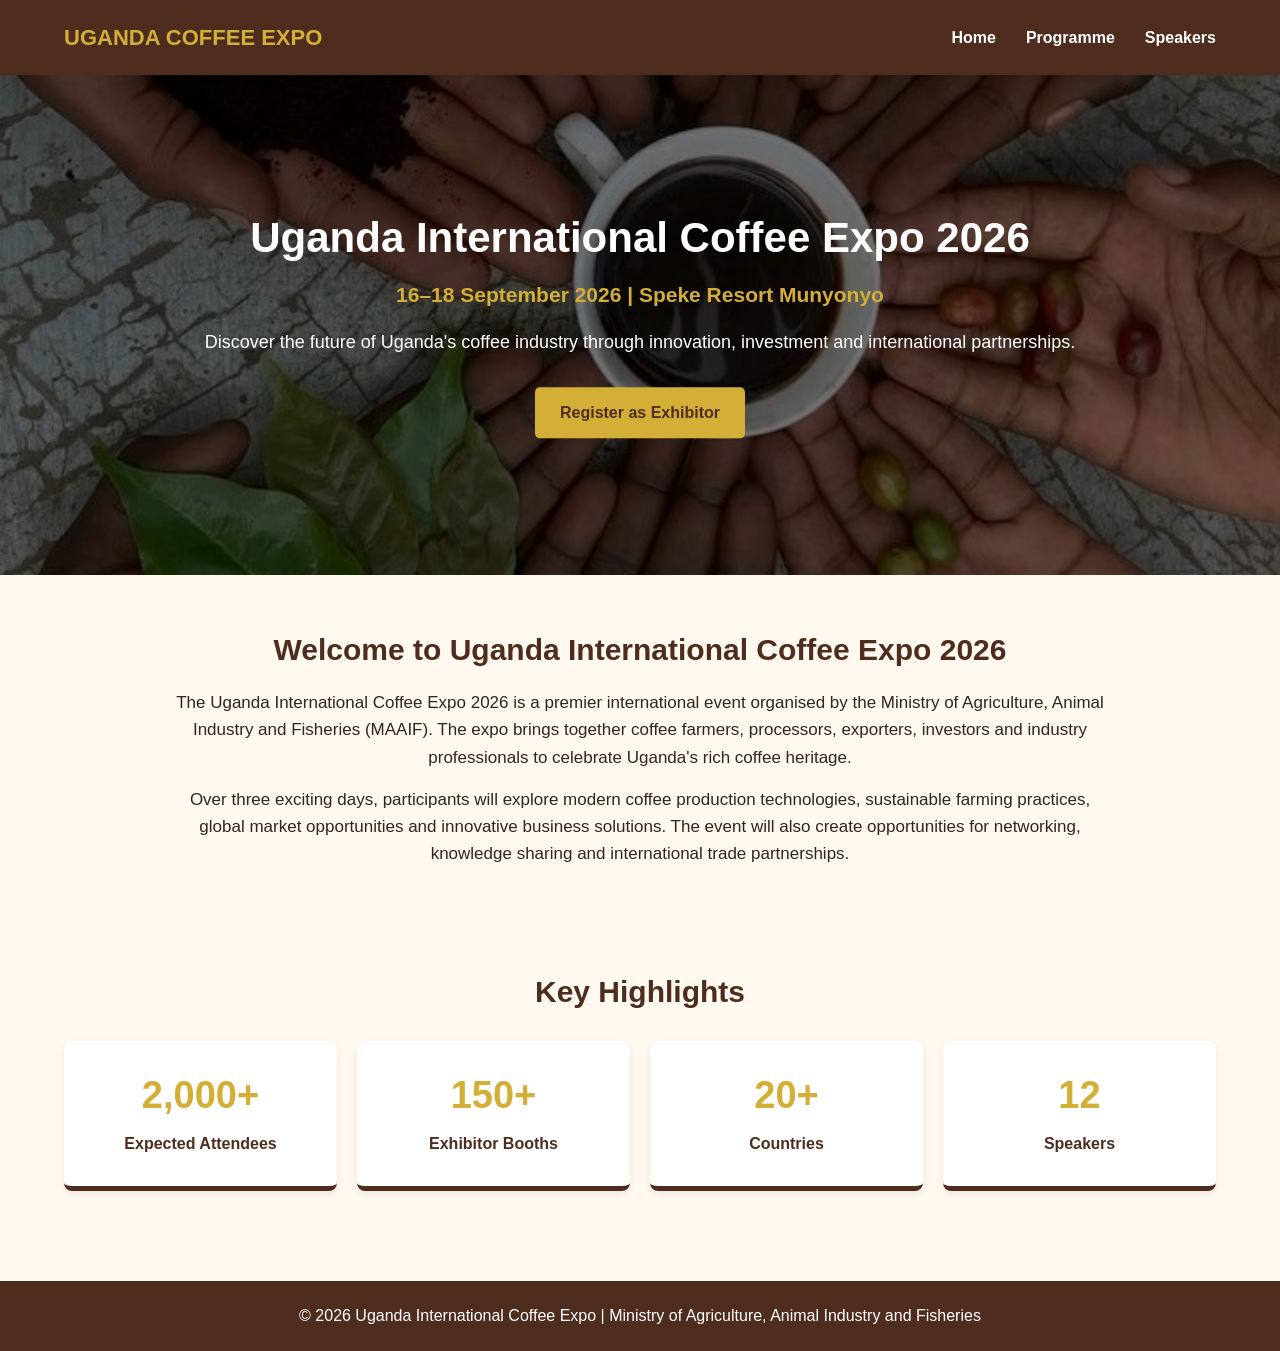
<file: index.html>
<!DOCTYPE html>
<html lang="en">
<head>
    <meta charset="UTF-8">
    <meta name="viewport" content="width=device-width, initial-scale=1.0">
    <title>Uganda International Coffee Expo 2026</title>
    <link rel="stylesheet" href="expo.css">
</head>

<body>
    <header class="main-header">
        <nav class="navbar">
            <div class="logo">UGANDA COFFEE EXPO</div>

            <ul>
                <li><a href="index.html">Home</a></li>
                <li><a href="programme.html">Programme</a></li>
                <li><a href="speakers.html">Speakers</a></li>
            </ul>
        </nav>

        <div class="hero">
            <img src="./images/expo-banner.jpg" alt="Uganda coffee plantation and coffee beans">

            <div class="hero-content">
                <h1>Uganda International Coffee Expo 2026</h1>

                <h2>16–18 September 2026 | Speke Resort Munyonyo</h2>

                <p>
                    Discover the future of Uganda's coffee industry through
                    innovation, investment and international partnerships.
                </p>

                <a href="exhibitors.html" class="register-btn">
                    Register as Exhibitor
                </a>
            </div>
        </div>
    </header>

    <main>
        <section class="overview">
            <h2>Welcome to Uganda International Coffee Expo 2026</h2>

            <p>
                The Uganda International Coffee Expo 2026 is a premier
                international event organised by the Ministry of Agriculture,
                Animal Industry and Fisheries (MAAIF). The expo brings together
                coffee farmers, processors, exporters, investors and industry
                professionals to celebrate Uganda's rich coffee heritage.
            </p>

            <p>
                Over three exciting days, participants will explore modern
                coffee production technologies, sustainable farming practices,
                global market opportunities and innovative business solutions.
                The event will also create opportunities for networking,
                knowledge sharing and international trade partnerships.
            </p>
        </section>

        <section class="highlights">
            <h2>Key Highlights</h2>

            <div class="highlight-container">

                <div class="highlight-card">
                    <h3>2,000+</h3>
                    <p>Expected Attendees</p>
                </div>

                <div class="highlight-card">
                    <h3>150+</h3>
                    <p>Exhibitor Booths</p>
                </div>

                <div class="highlight-card">
                    <h3>20+</h3>
                    <p>Countries</p>
                </div>

                <div class="highlight-card">
                    <h3>12</h3>
                    <p>Speakers</p>
                </div>

            </div>
        </section>

    </main>

    <footer>
        <p>
            &copy; 2026 Uganda International Coffee Expo |
            Ministry of Agriculture, Animal Industry and Fisheries
        </p>
    </footer>

</body>
</html>
</file>
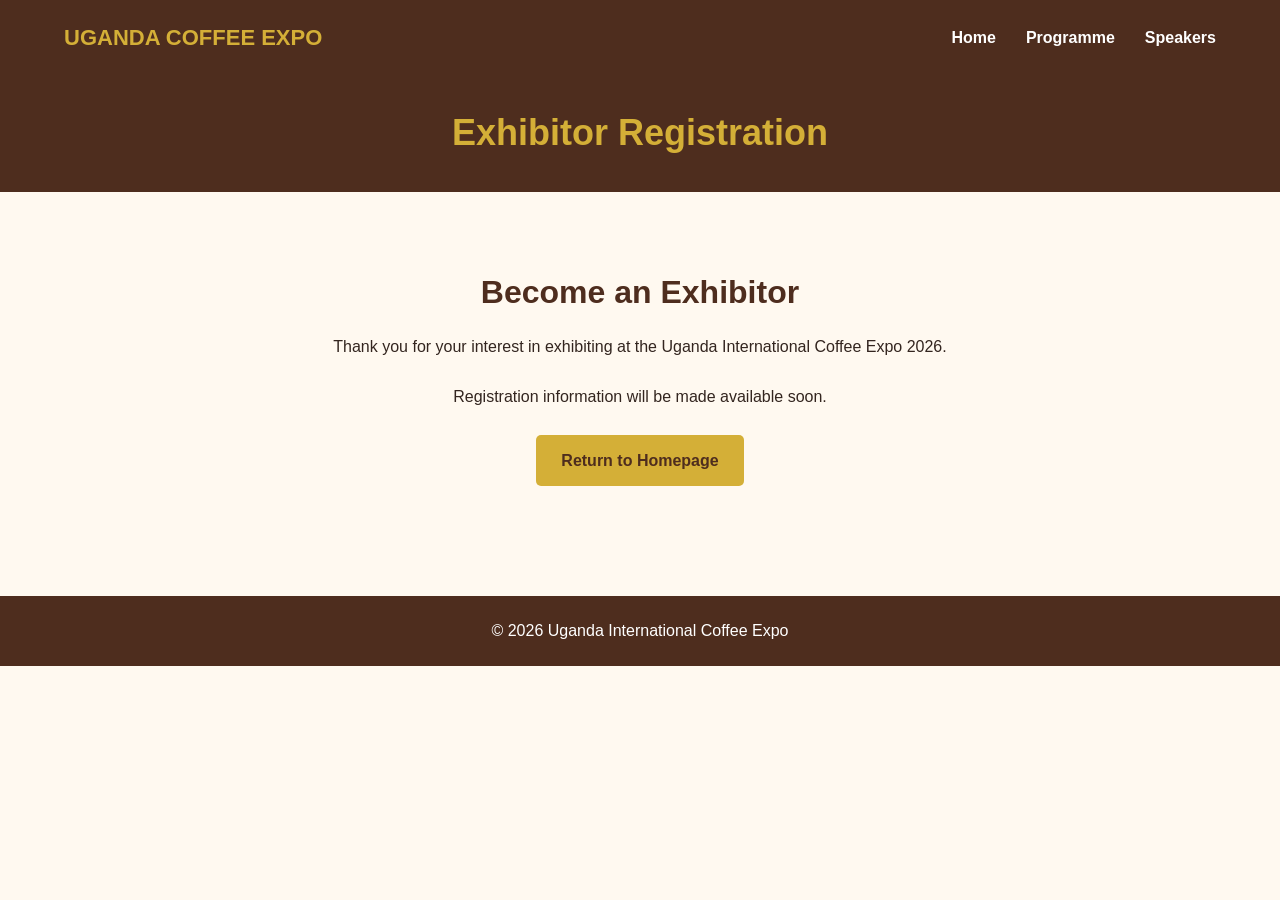
<file: exhibitors.html>
<!DOCTYPE html>
<html lang="en">
<head>
    <meta charset="UTF-8">
    <meta name="viewport" content="width=device-width, initial-scale=1.0">
    <title>Exhibitor Registration</title>
    <link rel="stylesheet" href="expo.css">
</head>

<body>

    <header class="page-header">

        <nav class="navbar">
            <div class="logo">UGANDA COFFEE EXPO</div>

            <ul>
                <li><a href="index.html">Home</a></li>
                <li><a href="programme.html">Programme</a></li>
                <li><a href="speakers.html">Speakers</a></li>
            </ul>
        </nav>

        <h1>Exhibitor Registration</h1>

    </header>

    <main class="exhibitor-content">

        <h1>Become an Exhibitor</h1>

        <p>
            Thank you for your interest in exhibiting at the
            Uganda International Coffee Expo 2026.
        </p>

        <p>
            Registration information will be made available soon.
        </p>

        <a href="index.html" class="register-btn">
            Return to Homepage
        </a>

    </main>

    <footer>
        <p>&copy; 2026 Uganda International Coffee Expo</p>
    </footer>

</body>
</html>
</file>
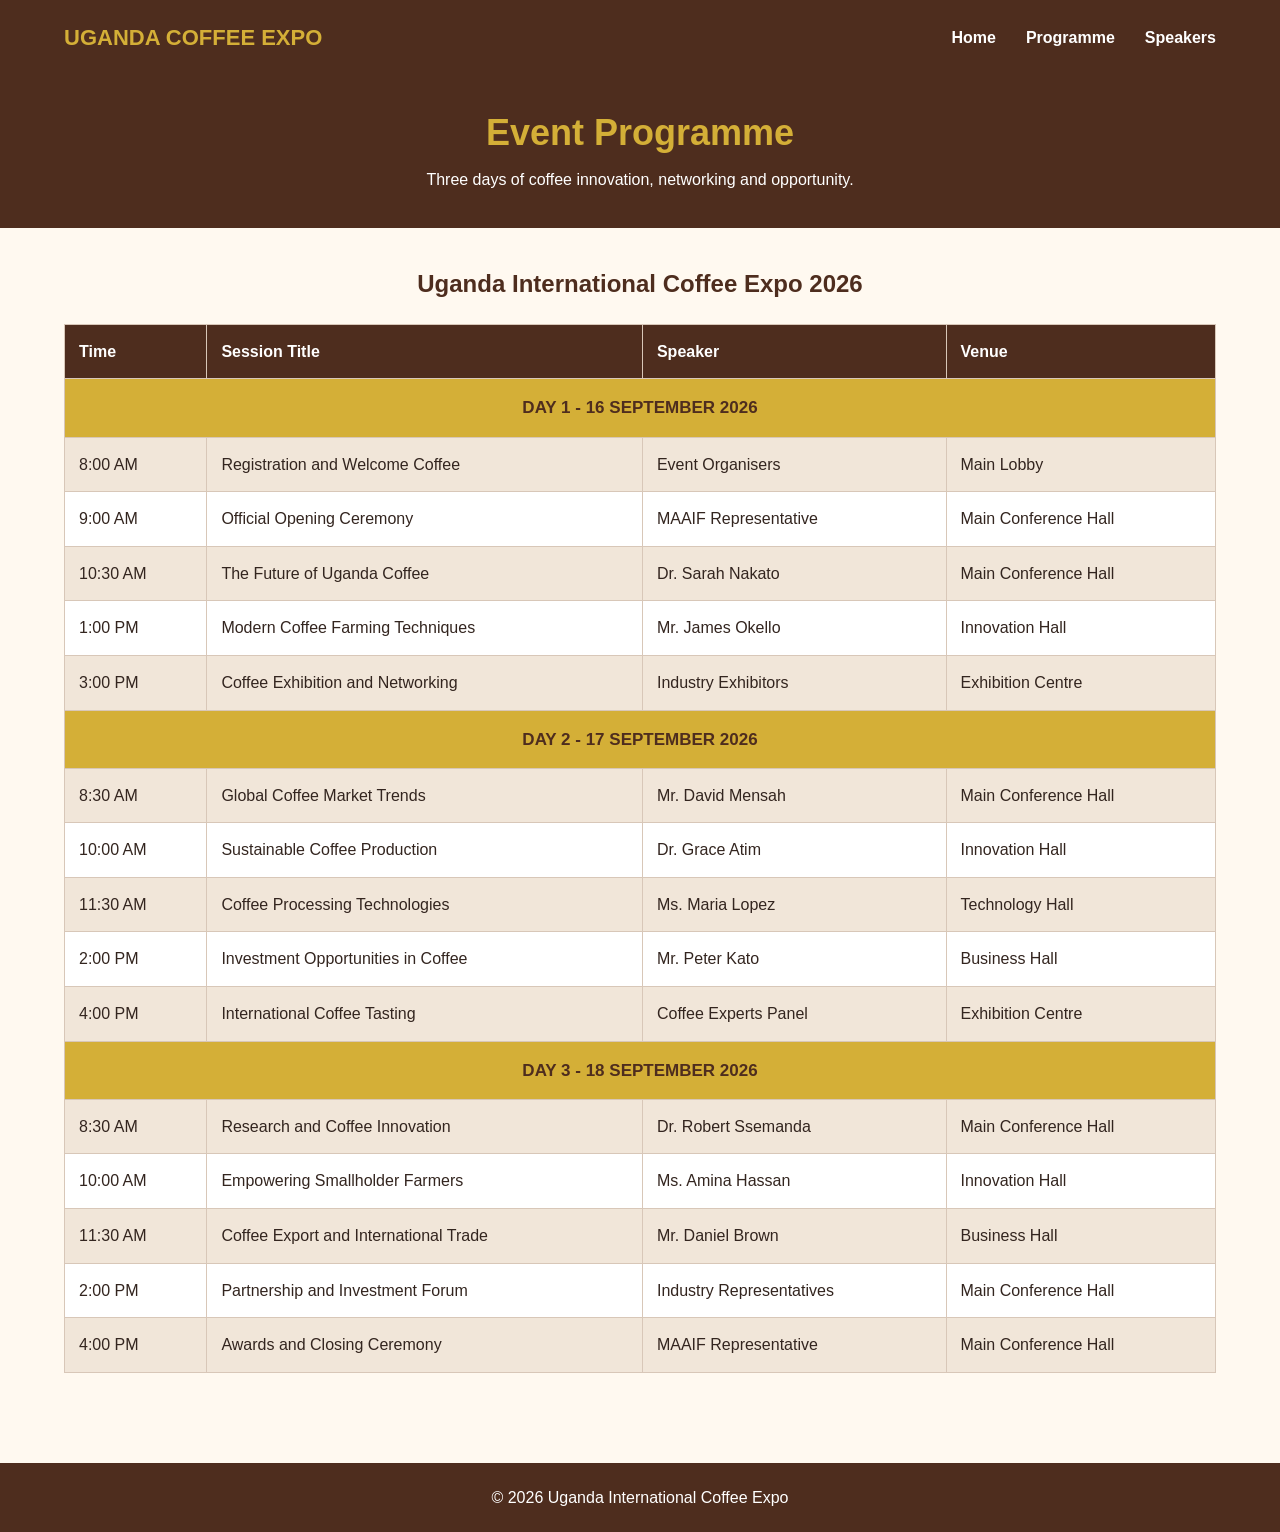
<file: programme.html>
<!DOCTYPE html>
<html lang="en">
<head>
    <meta charset="UTF-8">
    <meta name="viewport" content="width=device-width, initial-scale=1.0">
    <title>Expo Programme - Uganda Coffee Expo 2026</title>
    <link rel="stylesheet" href="expo.css">
</head>

<body>

    <header class="page-header">

        <nav class="navbar">
            <div class="logo">UGANDA COFFEE EXPO</div>

            <ul>
                <li><a href="index.html">Home</a></li>
                <li><a href="programme.html">Programme</a></li>
                <li><a href="speakers.html">Speakers</a></li>
            </ul>
        </nav>

        <h1>Event Programme</h1>
        <p>Three days of coffee innovation, networking and opportunity.</p>

    </header>

    <main class="programme-section">

        <h2>Uganda International Coffee Expo 2026</h2>

        <table class="programme-table">

            <thead>
                <tr>
                    <th>Time</th>
                    <th>Session Title</th>
                    <th>Speaker</th>
                    <th>Venue</th>
                </tr>
            </thead>

            <tbody>

                <tr class="day-heading">
                    <th colspan="4">DAY 1 - 16 SEPTEMBER 2026</th>
                </tr>

                <tr>
                    <td>8:00 AM</td>
                    <td>Registration and Welcome Coffee</td>
                    <td>Event Organisers</td>
                    <td>Main Lobby</td>
                </tr>

                <tr>
                    <td>9:00 AM</td>
                    <td>Official Opening Ceremony</td>
                    <td>MAAIF Representative</td>
                    <td>Main Conference Hall</td>
                </tr>

                <tr>
                    <td>10:30 AM</td>
                    <td>The Future of Uganda Coffee</td>
                    <td>Dr. Sarah Nakato</td>
                    <td>Main Conference Hall</td>
                </tr>

                <tr>
                    <td>1:00 PM</td>
                    <td>Modern Coffee Farming Techniques</td>
                    <td>Mr. James Okello</td>
                    <td>Innovation Hall</td>
                </tr>

                <tr>
                    <td>3:00 PM</td>
                    <td>Coffee Exhibition and Networking</td>
                    <td>Industry Exhibitors</td>
                    <td>Exhibition Centre</td>
                </tr>

                <tr class="day-heading">
                    <th colspan="4">DAY 2 - 17 SEPTEMBER 2026</th>
                </tr>

                <tr>
                    <td>8:30 AM</td>
                    <td>Global Coffee Market Trends</td>
                    <td>Mr. David Mensah</td>
                    <td>Main Conference Hall</td>
                </tr>

                <tr>
                    <td>10:00 AM</td>
                    <td>Sustainable Coffee Production</td>
                    <td>Dr. Grace Atim</td>
                    <td>Innovation Hall</td>
                </tr>

                <tr>
                    <td>11:30 AM</td>
                    <td>Coffee Processing Technologies</td>
                    <td>Ms. Maria Lopez</td>
                    <td>Technology Hall</td>
                </tr>

                <tr>
                    <td>2:00 PM</td>
                    <td>Investment Opportunities in Coffee</td>
                    <td>Mr. Peter Kato</td>
                    <td>Business Hall</td>
                </tr>

                <tr>
                    <td>4:00 PM</td>
                    <td>International Coffee Tasting</td>
                    <td>Coffee Experts Panel</td>
                    <td>Exhibition Centre</td>
                </tr>

                <!-- DAY THREE -->

                <tr class="day-heading">
                    <th colspan="4">DAY 3 - 18 SEPTEMBER 2026</th>
                </tr>

                <tr>
                    <td>8:30 AM</td>
                    <td>Research and Coffee Innovation</td>
                    <td>Dr. Robert Ssemanda</td>
                    <td>Main Conference Hall</td>
                </tr>

                <tr>
                    <td>10:00 AM</td>
                    <td>Empowering Smallholder Farmers</td>
                    <td>Ms. Amina Hassan</td>
                    <td>Innovation Hall</td>
                </tr>

                <tr>
                    <td>11:30 AM</td>
                    <td>Coffee Export and International Trade</td>
                    <td>Mr. Daniel Brown</td>
                    <td>Business Hall</td>
                </tr>

                <tr>
                    <td>2:00 PM</td>
                    <td>Partnership and Investment Forum</td>
                    <td>Industry Representatives</td>
                    <td>Main Conference Hall</td>
                </tr>

                <tr>
                    <td>4:00 PM</td>
                    <td>Awards and Closing Ceremony</td>
                    <td>MAAIF Representative</td>
                    <td>Main Conference Hall</td>
                </tr>

            </tbody>

        </table>

    </main>

    <footer>
        <p>&copy; 2026 Uganda International Coffee Expo</p>
    </footer>

</body>
</html>
</file>
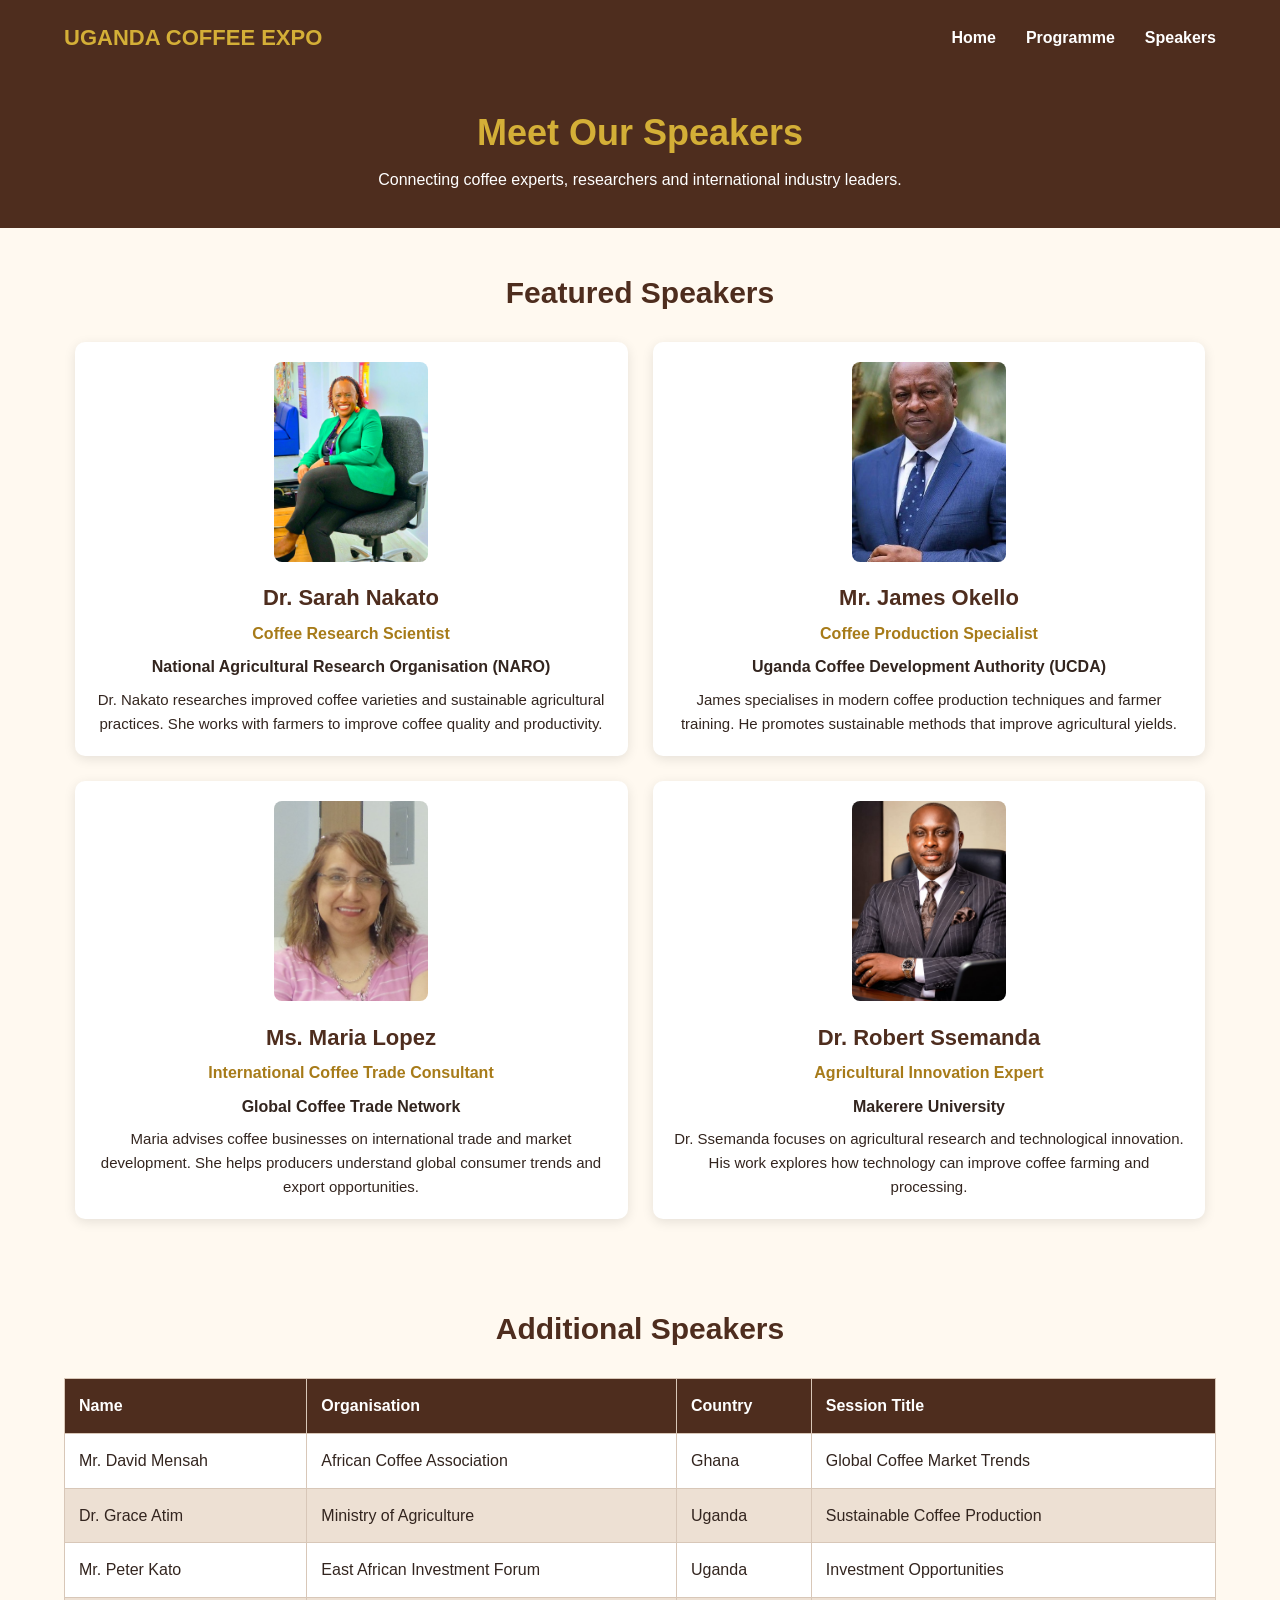
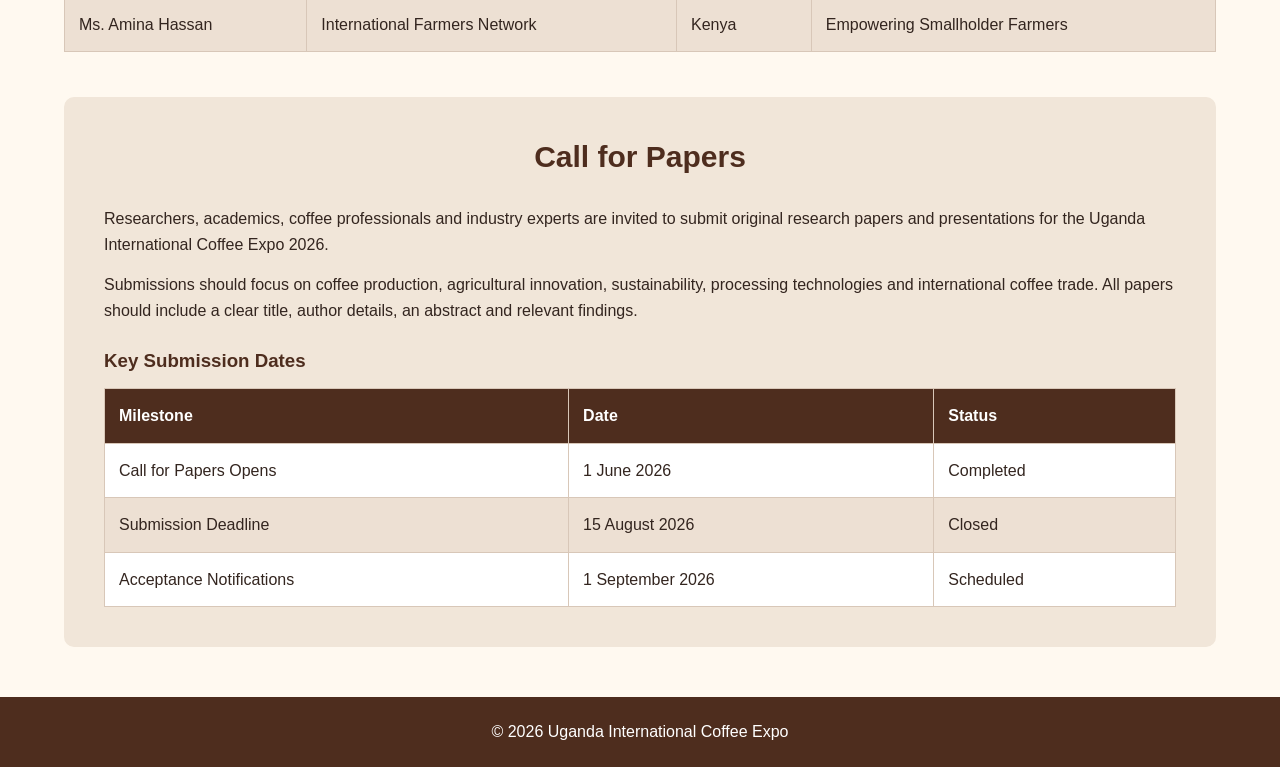
<file: speakers.html>
<!DOCTYPE html>
<html lang="en">
<head>
    <meta charset="UTF-8">
    <meta name="viewport" content="width=device-width, initial-scale=1.0">
    <title>Expo Speakers - Uganda Coffee Expo 2026</title>
    <link rel="stylesheet" href="expo.css">
</head>

<body>

    <header class="page-header">

        <nav class="navbar">
            <div class="logo">UGANDA COFFEE EXPO</div>

            <ul>
                <li><a href="index.html">Home</a></li>
                <li><a href="programme.html">Programme</a></li>
                <li><a href="speakers.html">Speakers</a></li>
            </ul>
        </nav>

        <h1>Meet Our Speakers</h1>

        <p>
            Connecting coffee experts, researchers and international
            industry leaders.
        </p>

    </header>

    <main>

        <section class="speakers-section">

            <h2>Featured Speakers</h2>

            <div class="speaker-container">

                <div class="speaker-card">

                    <img src="images/speaker1.jpg" alt="Dr. Sarah Nakato">

                    <h3>Dr. Sarah Nakato</h3>

                    <p class="designation">
                        Coffee Research Scientist
                    </p>

                    <p class="organisation">
                        National Agricultural Research Organisation (NARO)
                    </p>

                    <p>
                        Dr. Nakato researches improved coffee varieties
                        and sustainable agricultural practices. She works
                        with farmers to improve coffee quality and productivity.
                    </p>

                </div>

                <div class="speaker-card">

                    <img src="images/speaker2.jpg" alt="Mr. James Okello">

                    <h3>Mr. James Okello</h3>

                    <p class="designation">
                        Coffee Production Specialist
                    </p>

                    <p class="organisation">
                        Uganda Coffee Development Authority (UCDA)
                    </p>

                    <p>
                        James specialises in modern coffee production
                        techniques and farmer training. He promotes
                        sustainable methods that improve agricultural yields.
                    </p>

                </div>

                <div class="speaker-card">

                    <img src="images/speaker3.jpg" alt="Ms. Maria Lopez">

                    <h3>Ms. Maria Lopez</h3>

                    <p class="designation">
                        International Coffee Trade Consultant
                    </p>

                    <p class="organisation">
                        Global Coffee Trade Network
                    </p>

                    <p>
                        Maria advises coffee businesses on international
                        trade and market development. She helps producers
                        understand global consumer trends and export opportunities.
                    </p>

                </div>

                <div class="speaker-card">

                    <img src="images/speaker4.jpg" alt="Dr. Robert Ssemanda">

                    <h3>Dr. Robert Ssemanda</h3>

                    <p class="designation">
                        Agricultural Innovation Expert
                    </p>

                    <p class="organisation">
                        Makerere University
                    </p>

                    <p>
                        Dr. Ssemanda focuses on agricultural research and
                        technological innovation. His work explores how
                        technology can improve coffee farming and processing.
                    </p>

                </div>

            </div>

        </section>

        <section class="additional-speakers">

            <h2>Additional Speakers</h2>

            <table class="speaker-table">

                <thead>
                    <tr>
                        <th>Name</th>
                        <th>Organisation</th>
                        <th>Country</th>
                        <th>Session Title</th>
                    </tr>
                </thead>

                <tbody>

                    <tr>
                        <td>Mr. David Mensah</td>
                        <td>African Coffee Association</td>
                        <td>Ghana</td>
                        <td>Global Coffee Market Trends</td>
                    </tr>

                    <tr>
                        <td>Dr. Grace Atim</td>
                        <td>Ministry of Agriculture</td>
                        <td>Uganda</td>
                        <td>Sustainable Coffee Production</td>
                    </tr>

                    <tr>
                        <td>Mr. Peter Kato</td>
                        <td>East African Investment Forum</td>
                        <td>Uganda</td>
                        <td>Investment Opportunities</td>
                    </tr>

                    <tr>
                        <td>Ms. Amina Hassan</td>
                        <td>International Farmers Network</td>
                        <td>Kenya</td>
                        <td>Empowering Smallholder Farmers</td>
                    </tr>

                </tbody>

            </table>

        </section>

        <section class="call-for-papers">

            <h2>Call for Papers</h2>

            <p>
                Researchers, academics, coffee professionals and industry
                experts are invited to submit original research papers and
                presentations for the Uganda International Coffee Expo 2026.
            </p>

            <p>
                Submissions should focus on coffee production, agricultural
                innovation, sustainability, processing technologies and
                international coffee trade. All papers should include a
                clear title, author details, an abstract and relevant findings.
            </p>

            <h3>Key Submission Dates</h3>

            <table class="dates-table">

                <thead>
                    <tr>
                        <th>Milestone</th>
                        <th>Date</th>
                        <th>Status</th>
                    </tr>
                </thead>

                <tbody>

                    <tr>
                        <td>Call for Papers Opens</td>
                        <td>1 June 2026</td>
                        <td>Completed</td>
                    </tr>

                    <tr>
                        <td>Submission Deadline</td>
                        <td>15 August 2026</td>
                        <td>Closed</td>
                    </tr>

                    <tr>
                        <td>Acceptance Notifications</td>
                        <td>1 September 2026</td>
                        <td>Scheduled</td>
                    </tr>

                </tbody>

            </table>

        </section>

    </main>

    <footer>
        <p>&copy; 2026 Uganda International Coffee Expo</p>
    </footer>

</body>
</html>
</file>
<file: expo.css>
* {
    margin: 0;
    padding: 0;
    box-sizing: border-box;
}

body {
    font-family: Arial, Helvetica, sans-serif;
    background-color: #FFF9F0;
    color: #33251F;
    line-height: 1.6;
}

main {
    width: 90%;
    max-width: 1200px;
    margin: auto;
}

h1, h2, h3 {
    line-height: 1.3;
}
.main-header,
.page-header {
    background-color: #4E2D1E;
    color: white;
}

.navbar {
    display: flex;
    justify-content: space-between;
    align-items: center;
    padding: 20px 5%;
    background-color: #4E2D1E;
}

.logo {
    font-size: 22px;
    font-weight: bold;
    color: #D4AF37;
}

.navbar ul {
    display: flex;
    list-style: none;
    gap: 30px;
}

.navbar ul li a {
    text-decoration: none;
    color: white;
    font-weight: bold;
    transition: 0.3s;
}

.navbar ul li a:hover {
    color: #D4AF37;
}

.hero {
    position: relative;
    height: 500px;
    overflow: hidden;
}

.hero img {
    width: 100%;
    height: 500px;
    object-fit: cover;
}

.hero::after {
    content: "";
    position: absolute;
    inset: 0;
    background-color: rgba(0, 0, 0, 0.55);
}

.hero-content {
    position: absolute;
    z-index: 1;
    top: 50%;
    left: 50%;
    transform: translate(-50%, -50%);
    width: 90%;
    text-align: center;
    color: white;
}

.hero-content h1 {
    font-size: 42px;
    margin-bottom: 15px;
}

.hero-content h2 {
    font-size: 21px;
    margin-bottom: 20px;
    color: #D4AF37;
}

.hero-content p {
    font-size: 18px;
    margin-bottom: 30px;
}

.register-btn {
    display: inline-block;
    background-color: #D4AF37;
    color: #4E2D1E;
    padding: 13px 25px;
    border-radius: 5px;
    text-decoration: none;
    font-weight: bold;
    transition: 0.3s;
}

.register-btn:hover {
    background-color: white;
}

.overview {
    padding: 55px 20px;
    text-align: center;
}

.overview h2 {
    color: #4E2D1E;
    font-size: 30px;
    margin-bottom: 20px;
}

.overview p {
    max-width: 950px;
    margin: 15px auto;
    font-size: 17px;
}

.highlights {
    padding: 35px 0 60px;
    text-align: center;
}

.highlights h2 {
    font-size: 30px;
    color: #4E2D1E;
    margin-bottom: 30px;
}

.highlight-container {
    display: flex;
    justify-content: space-between;
    flex-wrap: wrap;
    gap: 20px;
}

.highlight-card {
    flex: 1 1 200px;
    background-color: white;
    padding: 30px 15px;
    border-radius: 8px;
    border-bottom: 5px solid #4E2D1E;
    box-shadow: 0 3px 10px rgba(0, 0, 0, 0.08);
}

.highlight-card h3 {
    font-size: 38px;
    color: #D4AF37;
    margin-bottom: 10px;
}

.highlight-card p {
    font-weight: bold;
    color: #4E2D1E;
}

.page-header {
    text-align: center;
    padding-bottom: 35px;
}

.page-header h1 {
    font-size: 36px;
    margin-top: 35px;
    color: #D4AF37;
}

.page-header p {
    margin-top: 10px;
}

.programme-section {
    padding-top: 40px;
    padding-bottom: 60px;
}

.programme-section h2 {
    text-align: center;
    color: #4E2D1E;
    margin-bottom: 25px;
}

.programme-table {
    width: 100%;
    border-collapse: collapse;
    background-color: white;
}

.programme-table th,
.programme-table td {
    padding: 14px;
    border: 1px solid #D8C7B8;
    text-align: left;
}

.programme-table thead th {
    background-color: #4E2D1E;
    color: white;
}

.programme-table .day-heading th {
    background-color: #D4AF37;
    color: #4E2D1E;
    text-align: center;
    font-size: 17px;
    padding: 15px;
}

.programme-table tbody tr:not(.day-heading):nth-child(even) {
    background-color: #F1E6D9;
}

.speakers-section,
.additional-speakers,
.call-for-papers {
    padding: 45px 0;
}

.speakers-section h2,
.additional-speakers h2,
.call-for-papers h2 {
    color: #4E2D1E;
    text-align: center;
    font-size: 30px;
    margin-bottom: 30px;
}

.speaker-container {
    display: flex;
    flex-wrap: wrap;
    justify-content: center;
    gap: 25px;
}

.speaker-card {
    width: 48%;
    min-width: 280px;
    background-color: white;
    padding: 20px;
    border-radius: 10px;
    text-align: center;
    box-shadow: 0 3px 12px rgba(0, 0, 0, 0.1);
}

.speaker-card img {
    width: 30%;
    height: 200px;
    object-fit: cover;
    border-radius: 8px;
}

.speaker-card h3 {
    color: #4E2D1E;
    margin-top: 15px;
    font-size: 22px;
}

.designation {
    color: #A77B19;
    font-weight: bold;
    margin-top: 8px;
}

.organisation {
    font-weight: bold;
    margin: 8px 0;
}

.speaker-card p:last-child {
    font-size: 15px;
}

.speaker-table,
.dates-table {
    width: 100%;
    border-collapse: collapse;
    background-color: white;
}

.speaker-table th,
.speaker-table td,
.dates-table th,
.dates-table td {
    border: 1px solid #D8C7B8;
    padding: 14px;
    text-align: left;
}

.speaker-table thead,
.dates-table thead {
    background-color: #4E2D1E;
    color: white;
}

.speaker-table tbody tr:nth-child(even),
.dates-table tbody tr:nth-child(even) {
    background-color: #EDE0D3;
}

.call-for-papers {
    background-color: #F1E6D9;
    padding: 40px;
    margin-bottom: 50px;
    border-radius: 10px;
}

.call-for-papers p {
    margin-bottom: 15px;
}

.call-for-papers h3 {
    color: #4E2D1E;
    margin: 25px 0 15px;
}

footer {
    background-color: #4E2D1E;
    color: white;
    text-align: center;
    padding: 22px;
    margin-top: 30px;
}

.exhibitor-content {
    text-align: center;
    padding: 80px 20px;
}

.exhibitor-content h1 {
    color: #4E2D1E;
    margin-bottom: 20px;
}

.exhibitor-content p {
    margin-bottom: 25px;
}

@media screen and (max-width: 768px) {

    .navbar {
        flex-direction: column;
        gap: 15px;
    }

    .navbar ul {
        gap: 15px;
        flex-wrap: wrap;
        justify-content: center;
    }

    .hero-content h1 {
        font-size: 29px;
    }

    .hero-content h2 {
        font-size: 17px;
    }

    .highlight-container {
        flex-direction: column;
    }

    .speaker-card {
        width: 100%;
    }

    .programme-table,
    .speaker-table,
    .dates-table {
        font-size: 13px;
    }

    .programme-table th,
    .programme-table td,
    .speaker-table th,
    .speaker-table td,
    .dates-table th,
    .dates-table td {
        padding: 8px;
    }

    .call-for-papers {
        padding: 20px;
    }
}
</file>
